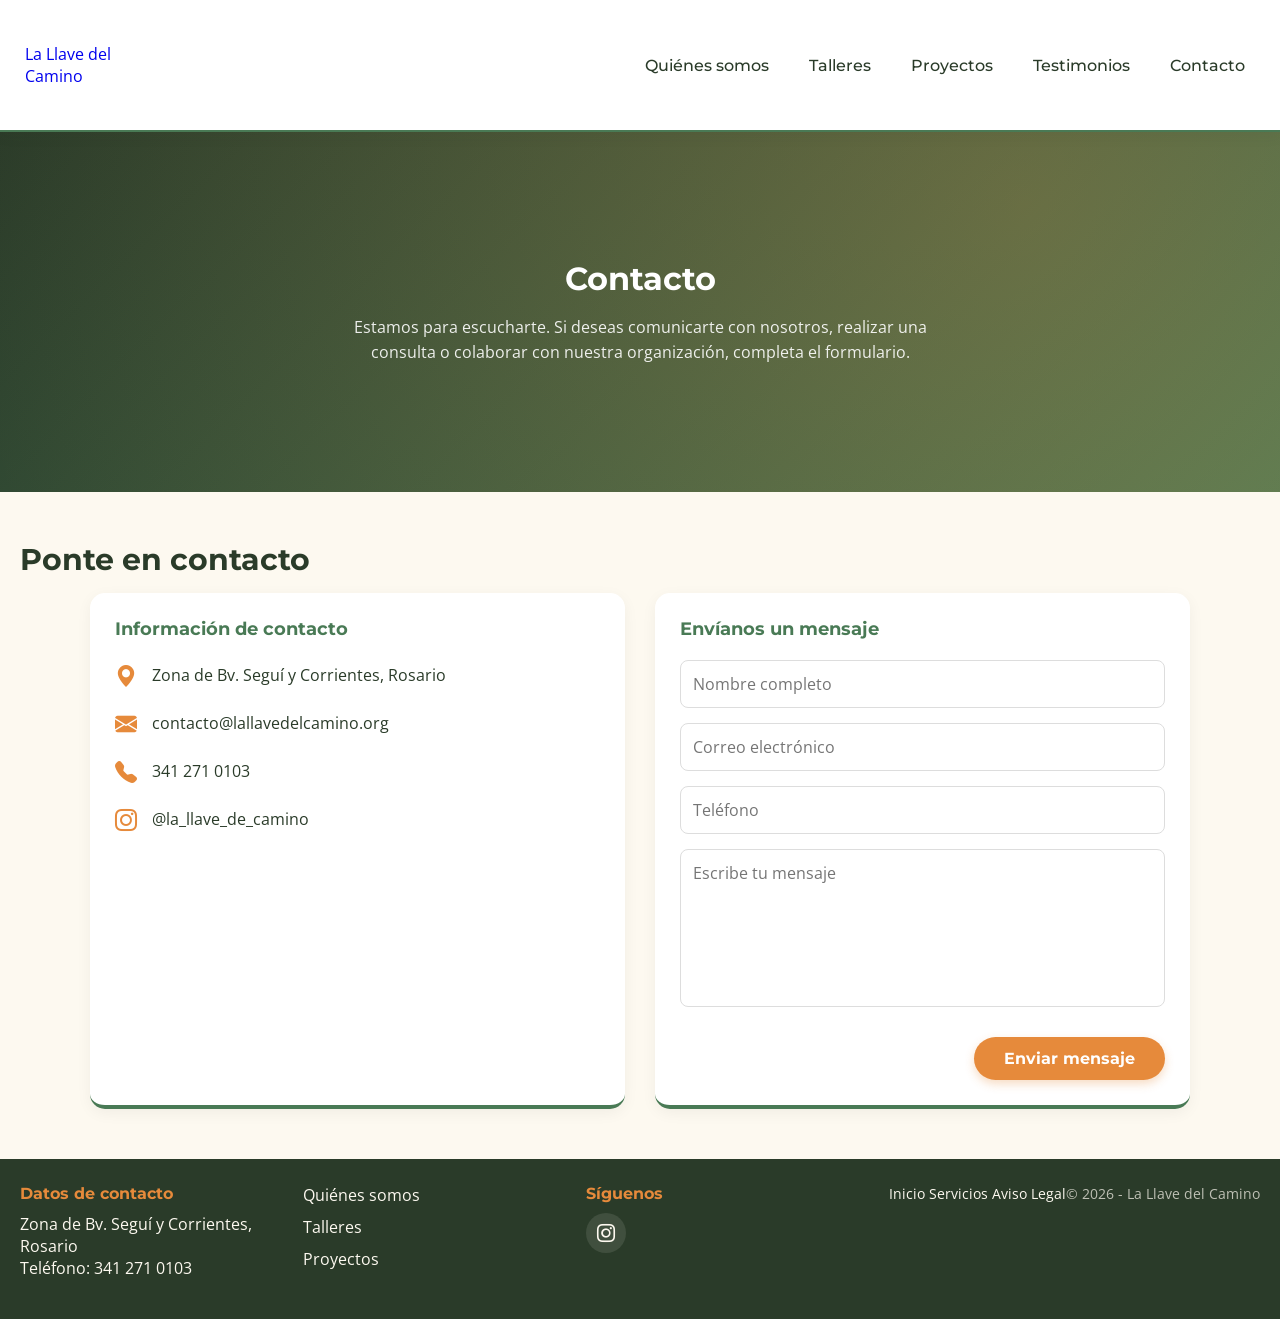
<file: packages/frontend/src/pages/contacto.html>
<!DOCTYPE html>
<html lang="es">
<head>
    <meta charset="UTF-8">
    <meta name="viewport" content="width=device-width, initial-scale=1.0">
    <title>Contacto | La Llave del Camino</title>

    <link rel="preconnect" href="https://fonts.googleapis.com">
    <link rel="preconnect" href="https://fonts.gstatic.com" crossorigin>

    <link href="https://fonts.googleapis.com/css2?family=Montserrat:wght@500;700&family=Open+Sans:wght@400;500&display=swap" rel="stylesheet">

    <link rel="stylesheet" href="https://cdn.jsdelivr.net/npm/bootstrap-icons@1.11.3/font/bootstrap-icons.min.css">

    <link rel="stylesheet" href="../css/global.css">
    <link rel="stylesheet" href="../css/contacto.css">
</head>

<body>

<header>
    <a href="home.html" class="logo">La Llave del Camino</a>

    <div class="hamburguer-menu" id="menuBtn">
        <div class="line line-1"></div>
        <div class="line line-2"></div>
        <div class="line line-3"></div>
    </div>

    <nav class="navbar" id="navbar">
        <ul class="nav-list">
            <li class="nav-item"><a href="presentacion.html" class="items">Quiénes somos</a></li>
            <li class="nav-item"><a href="talleres.html" class="items">Talleres</a></li>
            <li class="nav-item"><a href="proyectos.html" class="items">Proyectos</a></li>
            <li class="nav-item"><a href="testimonios.html" class="items">Testimonios</a></li>
            <li class="nav-item"><a href="contacto.html" class="items">Contacto</a></li>
        </ul>
    </nav>
</header>

<main>

    <section class="hero">
        <div class="hero-content">
            <h1>Contacto</h1>
            <p>
                Estamos para escucharte. Si deseas comunicarte con nosotros,
                realizar una consulta o colaborar con nuestra organización,
                completa el formulario.
            </p>
        </div>
    </section>

    <section class="contacto">

        <h2 class="section-title">Ponte en contacto</h2>

        <div class="contacto-container">

            <div class="contacto-info">

                <h3>Información de contacto</h3>

                <div class="info-item">
                    <i class="bi bi-geo-alt-fill"></i>
                    <p>Zona de Bv. Seguí y Corrientes, Rosario</p>
                </div>

                <div class="info-item">
                    <i class="bi bi-envelope-fill"></i>
                    <p>contacto@lallavedelcamino.org</p>
                </div>

                <div class="info-item">
                    <i class="bi bi-telephone-fill"></i>
                    <p>341 271 0103</p>
                </div>

                <div class="info-item">
                    <i class="bi bi-instagram"></i>
                    <p>@la_llave_de_camino</p>
                </div>

            </div>

            <div class="contacto-form">

                <h3>Envíanos un mensaje</h3>

                <form id="contactForm">

                    <input
                        type="text"
                        id="nombre"
                        placeholder="Nombre completo"
                        required
                    >

                    <input
                        type="email"
                        id="email"
                        placeholder="Correo electrónico"
                        required
                    >

                    <input
                        type="tel"
                        id="telefono"
                        placeholder="Teléfono"
                    >

                    <textarea
                        id="mensaje"
                        rows="6"
                        placeholder="Escribe tu mensaje"
                        required
                    ></textarea>

                    <button type="submit" class="btn-orange">
                        Enviar mensaje
                    </button>

                </form>

            </div>

        </div>

    </section>

</main>

<footer>
    <div class="footer-sections">

        <div class="footer-col">
            <h3>Datos de contacto</h3>
            <p>Zona de Bv. Seguí y Corrientes, Rosario</p>
            <p>Teléfono: 341 271 0103 </p>
        </div>

        <div class="footer-col">
            <ul>
                <li><a href="presentacion.html">Quiénes somos</a></li>
                <li><a href="talleres.html">Talleres</a></li>
                <li><a href="proyectos.html">Proyectos</a></li>
            </ul>
        </div>

        <div class="footer-col">
            <h3>Síguenos</h3>

            <div class="social-icons">
                <a
                    href="https://www.instagram.com/la_llave_de_camino/"
                    class="icon-circle"
                    title="Instagram"
                    aria-label="Instagram"
                    target="_blank"
                    rel="noopener noreferrer"
                >
                    <i class="bi bi-instagram"></i>
                </a>
            </div>
        </div>

        <hr class="footer-divider">

        <div class="footer-bottom">
            <div class="bottom-links">
                <a href="home.html">Inicio</a>
                <a href="talleres.html">Servicios</a>
                <a href="#">Aviso Legal</a>
            </div>

            <p class="copyright">
                &copy; 2026 - La Llave del Camino
            </p>
        </div>

    </div>
</footer>

<script>
document.getElementById("contactForm").addEventListener("submit", function(e) {

    e.preventDefault();

    const nombre = document.getElementById("nombre").value;
    const email = document.getElementById("email").value;
    const telefono = document.getElementById("telefono").value;
    const mensaje = document.getElementById("mensaje").value;

    const texto =
`Hola, me comunico desde la página web de La Llave del Camino.

Nombre: ${nombre}
Email: ${email}
Teléfono: ${telefono}

Mensaje:
${mensaje}`;

    const whatsappURL =
        "https://wa.me/593412710103?text=" +
        encodeURIComponent(texto);

    window.open(whatsappURL, "_blank");
});
</script>

<script src="../js/script.js"></script>

</body>
</html>
</file>
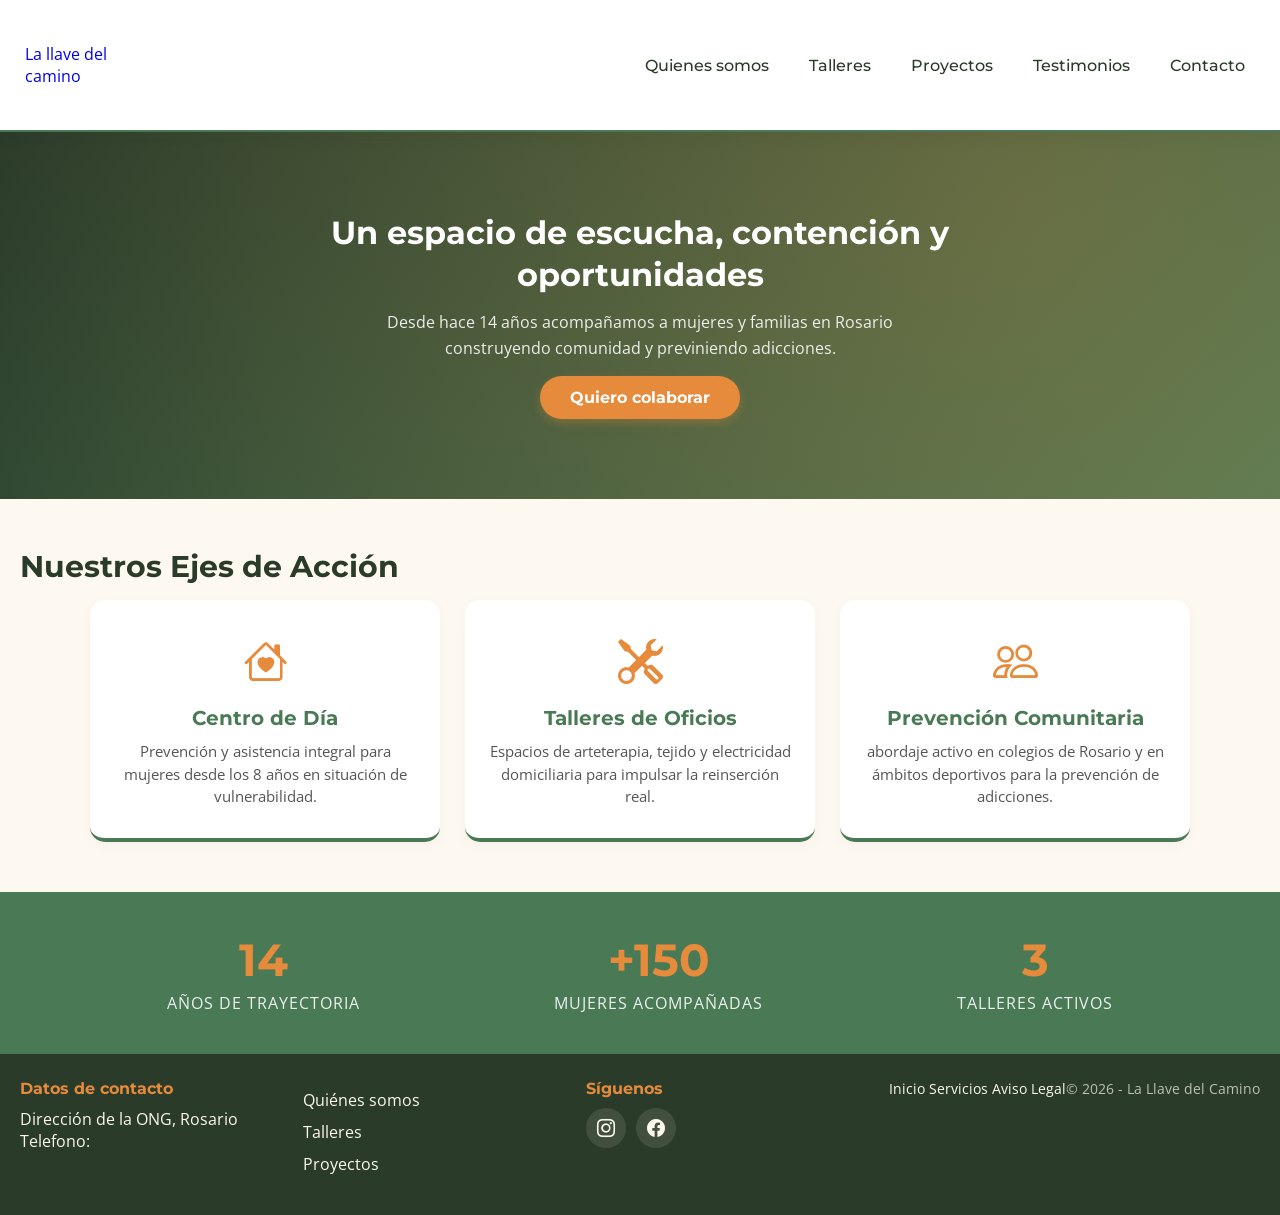
<file: packages/frontend/src/pages/home.html>
<!DOCTYPE html>
<html lang="en">
<head>
    <meta charset="UTF-8">
    <meta name="viewport" content="width=device-width, initial-scale=1.0">
    <title>La Llave del Camino</title>
    <link rel="preconnect" href="https://fonts.googleapis.com">
    <link rel="preconnect" href="https://fonts.gstatic.com" crossorigin>
    <link href="https://fonts.googleapis.com/css2?family=Montserrat:wght@500;700&family=Open+Sans:wght@400;500&display=swap" rel="stylesheet">
    <link rel="stylesheet" href="https://cdn.jsdelivr.net/npm/bootstrap-icons@1.11.3/font/bootstrap-icons.min.css">
    <link rel="stylesheet" href="../css/global.css">
    <link rel="stylesheet" href="../css/home.css">
</head>
<body>
    <header>
        <a href="home.html" class="logo">La llave del camino</a>
        
        <div class="hamburguer-menu" id="menuBtn">
            <div class="line line-1"></div>
            <div class="line line-2"></div>
            <div class="line line-3"></div>
        </div>

        <nav class="navbar" id="navbar">
            <ul class="nav-list">
                <li class="nav-item">
                    <a href="presentacion.html" class="items">Quienes somos</a>
                </li>
                <li class="nav-item">
                    <a href="talleres.html" class="items">Talleres</a>
                </li>
                <li class="nav-item">
                    <a href="proyectos.html" class="items">Proyectos</a>
                </li>
                <li class="nav-item">
                    <a href="testimonios.html" class="items">Testimonios</a>
                </li>
                <li class="nav-item">
                    <a href="contacto.html" class="items">Contacto</a>
                </li>
            </ul>
        </nav>
    </header>
    
    <main>
        <section class="hero">
            <div class="hero-content">
                <h1>Un espacio de escucha, contención y oportunidades</h1>
                <p>Desde hace 14 años acompañamos a mujeres y familias en Rosario construyendo comunidad y previniendo adicciones.</p>
                <a href="" class="btn-orange">Quiero colaborar</a>
            </div>
        </section>

        <section class="pilares">
            <h2 class="section-title">Nuestros Ejes de Acción</h2>

            <div class="pilares-container">
                <div class="pilar-card">
                    <div class="pilar-icon"><i class="bi bi-house-heart"></i></div>
                    <h3>Centro de Día</h3>
                    <p>Prevención y asistencia integral para mujeres desde los 8 años en situación de vulnerabilidad.</p>
                </div>

                <div class="pilar-card">
                    <div class="pilar-icon"><i class="bi bi-tools"></i></div>
                    <h3>Talleres de Oficios</h3>
                    <p>Espacios de arteterapia, tejido y electricidad domiciliaria para impulsar la reinserción real.</p>
                </div>

                <div class="pilar-card">
                    <div class="pilar-icon"><i class="bi bi-people"></i></div>
                    <h3>Prevención Comunitaria</h3>
                    <p>abordaje activo en colegios de Rosario y en ámbitos deportivos para la prevención de adicciones.</p>
                </div>
            </div>
        </section>

        <section class="impacto">
            <div class="impacto-container">
                <div class="impacto-item">
                    <span class="number">14</span>
                    <p>Años de trayectoria</p>
                </div>
                <div class="impacto-item">
                    <span class="number">+150</span>
                    <p>Mujeres acompañadas</p>
                </div>
                <div class="impacto-item">
                    <span class="number">3</span>
                    <p>Talleres activos</p>
                </div>
            </div>
        </section>
    </main>

    <footer>
        <div class="footer-sections">
            <div class="footer-col">
                <h3>Datos de contacto</h3>
                <p>Dirección de la ONG, Rosario</p>
                <p>Telefono: </p>
            </div>

            <div class="footer-col">
                <h3></h3>
                <ul>
                    <li><a href="presentacion.html">Quiénes somos</a></li>
                    <li><a href="talleres.html">Talleres</a></li>
                    <li><a href="proyectos.html">Proyectos</a></li>
                </ul>
            </div>
            
            <div class="footer-col">
                <h3>Síguenos</h3>
                <div class="social-icons">
                    <a href="https://www.instagram.com/la_llave_de_camino/" class="icon-circle"aria-label="Instagram">
                        <i class="bi bi-instagram"></i>
                    </a>
                    <a href="#" class="icon-circle" aria-label="Facebook">
                        <i class="bi bi-facebook"></i>
                    </a>
                </div>
            </div>

            <hr class="footer-divider">

            <div class="footer-bottom">
                <div class="bottom-links">
                    <a href="home.html">Inicio</a>
                    <a href="talleres.html">Servicios</a>
                    <a href="#">Aviso Legal</a>
                </div>
                <p class="copyright">&copy; 2026 - La Llave del Camino</p>
            </div>
        </div>
    </footer>

    <script src="../js/script.js"></script>
</body>
</html>
</file>
<file: packages/frontend/src/css/global.css>
* {
    margin: 0;
    padding: 0;
    list-style: none;
    text-decoration: none;
    box-sizing: border-box;
}

:root {
    --bg-color: #FDF9F0;
    --text-main: #2A3B29;
    --brand-green: #497A55;
    --brand-orange: #E68A3B;
    --white: #FFFFFF;
    --font-main: 'Open Sans', sans-serif;
    --font-heading: 'Montserrat', sans-serif;
}

html {
    font-size: 62.5%;
}

html, body {
    background-color: var(--bg-color);
    font-family: var(--font-main);
    color: var(--text-main);
    scrollbar-width: none;
}

html::-webkit-scrollbar,
body::-webkit-scrollbar {
    display: none;
}

body {
    font-size: 1.6rem;
}

/* ---- HEADER ---- */
header {
    display: flex;
    justify-content: space-between;
    align-items: center;
    background-color: var(--white);
    padding: 1rem 2.5rem;
    box-shadow: 0 0.2rem 1.5rem rgba(42, 59, 41, 0.08);
    position: sticky;
    top: 0;
    z-index: 10;
    border-bottom: 0.2rem solid var(--brand-green);
}

.logo {
    display: flex;
    align-items: center;
    width: 110px;
    height: 110px;
}

.logo img {
    width: 100%;
    height: 100%;
    object-fit: cover;
    border-radius: 50%;
}

.info-item p a {
    color: inherit; 
    text-decoration: none; 
}

.info-item p a:hover {
    color: var(--brand-orange); 
    text-decoration: none;
}

/* ---- HAMBURGUESA ---- */
.hamburguer-menu {
    width: 4rem;
    height: 4rem;
    cursor: pointer;
    display: flex;
    flex-direction: column;
    justify-content: space-around;
    z-index: 100;
    padding: 0.5rem;
}

.line {
    width: 100%;
    height: 0.3rem;
    background-color: var(--brand-green);
    transition: all 0.3s ease;
}

.change .line {
    background-color: var(--brand-orange);
}

.change .line-1 {
    transform: rotate(-45deg) translate(-1rem, 0.8rem);
}

.change .line-2 {
    opacity: 0;
}

.change .line-3 {
    transform: rotate(45deg) translate(-0.5rem, -0.5rem);
}

/* ---- NAVBAR ---- */
.navbar {
    position: fixed;
    width: 47%;
    height: 100%;
    top: 0;
    right: -100%;
    background-color: var(--brand-green);
    display: flex;
    flex-direction: column;
    justify-content: center;
    align-items: center;
    transition: right 0.5s cubic-bezier(0.77, 0.2, 0.05, 1);
    z-index: 50;
    border-radius: 2rem 0 0 2rem;
    box-shadow: -0.5rem 0 2.5rem rgba(0, 0, 0, 0.15);
}

.navbar.open {
    right: 0;
}

.nav-list {
    width: 100%;
    text-align: center;
}

.nav-item {
    margin: 2rem 0;
    opacity: 0;
    transform: translateX(20px);
    transition: all 0.4s ease;
}

.navbar.open .nav-item {
    opacity: 1;
    transform: translateX(0);
    transition-delay: calc(0.1s * var(--i, 1));
}

.items {
    font-family: var(--font-heading);
    display: inline-block;
    color: var(--white);
    font-size: 2rem;
    font-weight: 500;
    padding: 1rem 2rem;
    position: relative;
    transition: color 0.3s ease;
}

.items::after {
    content: "";
    width: 0;
    height: 0.2rem;
    background-color: var(--brand-orange);
    position: absolute;
    bottom: 0;
    left: 50%;
    transform: translateX(-50%);
    transition: width 0.3s ease;
}

.items:hover::after {
    width: 100%;
}

.items:hover {
    color: var(--bg-color);
}

/* ---- HERO ---- */
.hero {
    background: linear-gradient(135deg, #2A3B29 0%, var(--brand-green) 100%);
    background-color: var(--brand-green);
    padding: 10rem 2rem;
    text-align: center;
    color: var(--white);
    display: flex;
    align-items: center;
    justify-content: center;
    min-height: 40vh;
    position: relative;
    overflow: hidden;
}

.hero::before {
    content: "";
    position: absolute;
    top: 0; left: 0; right: 0; bottom: 0;
    background: radial-gradient(circle at 80% 20%, rgba(230, 138, 59, 0.25) 0%, transparent);
    pointer-events: none;
    z-index: 1;
}

.hero-content {
    width: 100%;
    max-width: 80rem;
    text-align: center;
    position: relative;
    z-index: 2;
}

.hero-content h1 {
    font-family: var(--font-heading);
    font-size: 2.8rem;
    font-weight: 700;
    margin-bottom: 1.5rem;
    line-height: 1.3;
}

.hero-content p {
    font-size: 1.6rem;
    opacity: 0.9;
    max-width: 60rem;
    margin: 0 auto;
    line-height: 1.6;
}

/* ---- BOTÓN ---- */
.btn-orange {
    font-family: var(--font-heading);
    display: inline-block;
    background-color: var(--brand-orange);
    color: var(--white);
    padding: 1.2rem 3rem;
    border-radius: 2.5rem;
    font-weight: bold;
    margin-top: 1.5rem;
    font-size: 1.6rem;
    box-shadow: 0 0.4rem 1rem rgba(230, 138, 59, 0.3);
    transition: transform 0.2s, background-color 0.2s;
    border: none;
    cursor: pointer;
}

.btn-orange:hover {
    background-color: #d1752e;
    transform: translateY(-0.2rem);
}

/* ---- SECTION HEADER ---- */
.section-header {
    text-align: center;
    margin-bottom: 4rem;
}

.section-tag {
    display: inline-block;
    font-family: var(--font-heading);
    font-size: 1.3rem;
    font-weight: 700;
    color: var(--brand-orange);
    text-transform: uppercase;
    letter-spacing: 0.2rem;
    margin-bottom: 1rem;
}

.section-title {
    font-family: var(--font-heading);
    font-size: 3rem;
    font-weight: 700;
    color: var(--text-main);
    margin-bottom: 1.5rem;
    line-height: 1.2;
}

.section-divider {
    width: 5rem;
    height: 0.4rem;
    background-color: var(--brand-orange);
    border-radius: 1rem;
    margin: 0 auto;
}

/* ---- FOOTER ---- */
/* ---- FOOTER ---- */
footer {
    background-color: var(--text-main);
    color: var(--bg-color);
    padding: 2.5rem 2rem 2rem 2rem;
    font-family: var(--font-main);
}

footer h3 {
    font-family: var(--font-heading);
    color: var(--brand-orange);
    margin-bottom: 1rem;
    font-size: 1.6rem;
}

footer a {
    color: var(--bg-color);
    transition: color 0.3s ease;
    text-decoration: none;
}

footer a:hover {
    color: var(--brand-orange);
}

.footer-sections {
    display: flex;
    flex-direction: column;
    gap: 2rem;
    margin-bottom: 2rem;
}

.footer-col ul {
    display: flex;
    flex-direction: column;
    gap: 1rem;
}

.social-icons {
    display: flex;
    gap: 1rem;
}

.social-icons a:hover {
    color: var(--brand-orange);
    border-color: var(--brand-orange);
    background-color: rgba(230, 138, 59, 0.1);
    transform: translateY(-0.2rem);
}

.icon-circle {
    display: flex;
    align-items: center;
    justify-content: center;
    width: 4rem;
    height: 4rem;
    background-color: rgba(253, 249, 240, 0.1);
    border-radius: 50%;
    font-weight: bold;
    font-size: 1.4rem;
}

.icon-circle i {
    font-size: 1.8rem;
    display: flex;
}

.footer-divider {
    border: 0;
    height: 0.1rem;
    background-color: rgba(253, 249, 240, 0.2);
    margin-bottom: 2rem;
}

.footer-bottom {
    display: flex;
    justify-content: center;
    text-align: center;
    font-size: 1.4rem;
}

.copyright {
    opacity: 0.7;
}

/* ---- SCROLL ---- */
#inicio,
#QuienesSomos,
#talleres,
#proyectos,
#testimonios,
#contacto {
    scroll-margin-top: 12rem;
}

/* ---- WHATSAPP --- */

.whatsapp-float {
    position: fixed;
    bottom: 2rem;      
    right: 2rem;      
    background-color: #25d366;
    color: #fff;
    width: 6rem;      
    height: 6rem;     
    border-radius: 50%;
    display: flex;
    align-items: center;
    justify-content: center;
    font-size: 3rem; 
    box-shadow: 0 0.4rem 1rem rgba(0,0,0,0.3);
    z-index: 1000;
    transition: transform 0.3s ease;
}

.whatsapp-float:hover {
    transform: scale(1.1);
    background-color: #128c7e;
}

/* ---- EFECTO CARD --- */
.pilar-card, .contacto-info, .contacto-form {
    transition: transform 0.4s cubic-bezier(0.25, 1, 0.5, 1), box-shadow 0.4s ease;
    will-change: transform; 
}

.pilar-card:hover, .contacto-info:hover, .contacto-form:hover {
    transform: translateY(-1.2rem);
    box-shadow: 0 1.5rem 3rem rgba(42, 59, 41, 0.18);
}

.contacto-info, .contacto-form {
    transform: none !important;
    transition: box-shadow 0.4s ease;
}

.contacto-info:hover, .contacto-form:hover {
    transform: none !important; 
    box-shadow: 0 0.4rem 1.5rem rgba(0, 0, 0, 0.05); 
}

/* ---- MEDIA QUERY DESKTOP ---- */
@media (min-width: 76.8rem) {
    .hamburguer-menu {
        display: none;
    }

    .navbar {
        position: static;
        width: auto;
        height: auto;
        background-color: transparent;
        box-shadow: none;
        border-radius: 0;
    }

    .nav-list {
        display: flex;
        gap: 2rem;
    }

    .nav-item {
        margin: 0;
        opacity: 1;
        transform: none;
        transition: none;
    }

    .items {
        color: var(--text-main);
        font-size: 1.6rem;
        padding: 0.5rem 1rem;
    }

    .items:hover {
        color: var(--brand-green);
    }

    .hero {
        padding: 8rem 2rem;
    }

    .hero-content h1 {
        font-size: 3.2rem;
    }

        .footer-sections {
        flex-direction: row;
        justify-content: space-between;
    }

    .footer-col {
        flex: 1;
    }
}

/* --- MODO ALTO CONTRASTE --- */

.contrast-btn {
    background: none;
    border: none;
    cursor: pointer;
    color: #4A5D4E;
    display: flex;
    align-items: center;
    transition: color 0.3s ease;
    margin: 0.2rem auto; 
}

.contrast-btn:hover {
    color: #D9A066;
}

@media (max-width: 76.8rem) {
    .contrast-btn {
        display: block;
        border: 0.2rem solid white;
        border-radius: 50%;
        padding: 1rem;
    }

    .contrast-btn svg {
        width: 4rem;
        height: 4rem;
        stroke: #ffffff; 
}}

body.high-contrast .contrast-btn {
    color: #FFFFFF; 
}

body.high-contrast {
    --bg-color: #121212;
    --text-main: #FFFFFF;
    --text-muted: #E0E0E0;
    --brand-green: #9DC183;
    --brand-orange: #FFD700;
    --white: #1E1E1E;
    --whatsapp-color: var(--brand-green);
    --whatsapp-text: #000;

    background-color: var(--bg-color);
    color: var(--text-main);
}

/* --- HEADER & NAVBAR --- */
body.high-contrast header {
    box-shadow: none;
    border-bottom: 0.2rem solid var(--brand-green);
}

body.high-contrast .navbar {
    background-color: var(--bg-color);
    border-left: 0.2rem solid var(--brand-green);
}

body.high-contrast .items {
    color: var(--text-main);
}

/* --- TARJETAS Y CONTENIDO --- */
body.high-contrast .pilar-card,
body.high-contrast .contacto-info,
body.high-contrast .contacto-form {
    box-shadow: none;
    border-bottom: 0.2rem solid var(--brand-green);
    margin-bottom: 1rem;
}

body.high-contrast p {
    color: var(--text-muted); 
}

body.high-contrast .btn-orange {
    background-color: var(--brand-orange);
    color: #000;
}

/* --- FOOTER --- */
body.high-contrast footer {
    background-color: var(--bg-color);
    border-top: 0.2rem solid var(--brand-green);
}

body.high-contrast footer h3,
body.high-contrast footer .icon-circle {
    color: var(--brand-green);
    border-color: var(--brand-green);
}

body.high-contrast footer a {
    color: var(--text-main);
}

body.high-contrast footer a:hover {
    color: var(--brand-orange);
}

body.high-contrast .footer-divider {
    background-color: var(--brand-green);
}

/* --- WHATSAPP --- */
body.high-contrast .whatsapp-float {
    background-color: var(--whatsapp-color);
    color: var(--whatsapp-text);
    border: 0.2rem solid #FFFFFF;
}
</file>
<file: packages/frontend/src/css/contacto.css>
.contacto {
    padding: 5rem 2rem;
    background-color:  var(--bg-color);
}

.contacto .section-header {
    margin-bottom: 2rem;
}

.contacto-container {
    display: flex;
    flex-direction: column;
    gap: 3rem;
    max-width: 110rem;
    margin: 0 auto;
}

.contacto-info,
.contacto-form {
    background-color: var(--white);
    padding: 2.5rem;
    border-radius: 1.5rem;
    box-shadow: 0 0.4rem 1.5rem rgba(0, 0, 0, 0.05);
    border-bottom: 0.4rem solid var(--brand-green);
    
}

.contacto-info h3,
.contacto-form h3 {
    font-family: var(--font-heading);
    color: var(--brand-green);
    margin-bottom: 2rem;
    font-size: 1.8rem;
}

.info-item {
    display: flex;
    align-items: center;
    gap: 1.5rem;
    margin-bottom: 1.8rem;
}

.info-item i {
    font-size: 2.2rem;
    color: var(--brand-orange);
}

.contacto-form form {
    display: flex;
    flex-direction: column;
    gap: 1.5rem;
}

.contacto-form input,
.contacto-form textarea {
    width: 100%;
    padding: 1.2rem;
    border: 0.1rem solid #ddd;
    border-radius: 0.8rem;
    font-family: var(--font-main);
    font-size: 1.6rem;
}

.contacto-form textarea {
    resize: none; 
    width: 100%;
}

.contacto-form button.btn-orange {
    width: auto;
    align-self: flex-end;
}

@media (max-width: 76.8rem) {
    .contacto-form button.btn-orange {
        width: 100%;
        align-self: stretch;
    }
}

@media (min-width: 76.8rem) {
    .contacto-container {
        flex-direction: row;
        align-items: stretch;
    }

    .contacto-info,
    .contacto-form {
        flex: 1;
    }
}
</file>
<file: packages/frontend/src/css/home.css>
/* ---- PILARES ---- */
.pilares {
    padding: 5rem 2rem;
    background-color: var(--bg-color);
}

.pilares-container {
    display: flex;
    flex-direction: column;
    gap: 2.5rem;
}

.pilar-card {
    background-color: var(--white);
    padding: 3rem 2rem;
    border-radius: 1.5rem;
    text-align: center;
    box-shadow: 0 0.4rem 1.5rem rgba(0, 0, 0, 0.03);
    border-bottom: 0.4rem solid var(--brand-green);
}

.pilar-card h3 {
    font-family: var(--font-heading);
    font-size: 2rem;
    margin-bottom: 1rem;
    color: var(--brand-green);
}

.pilar-card p {
    font-size: 1.5rem;
    color: #555;
    line-height: 1.5;
}

.pilar-icon {
    font-size: 4.5rem;
    color: var(--brand-orange);
    margin-bottom: 1.5rem;
}

/* ---- IMPACTO ---- */
.impacto {
    background-color: var(--brand-green);
    color: var(--white);
    padding: 4rem 2rem;
}

.impacto-container {
    display: flex;
    flex-direction: column;
    gap: 4rem;
    text-align: center;
}

.impacto-item .number {
    font-family: var(--font-heading);
    font-size: 4.5rem;
    font-weight: 700;
    color: var(--brand-orange);
    display: block;
    margin-bottom: 0.5rem;
}

.impacto-item p {
    font-size: 1.6rem;
    text-transform: uppercase;
    letter-spacing: 0.1rem;
    opacity: 0.9;
}

@media (min-width: 76.8rem) {
    .pilares-container {
        flex-direction: row;
        max-width: 110rem;
        margin: 0 auto;
    }

    .pilar-card {
        flex: 1;
    }

    .impacto-container {
        flex-direction: row;
        justify-content: space-around;
        max-width: 110rem;
        margin: 0 auto;
    }
}
</file>
